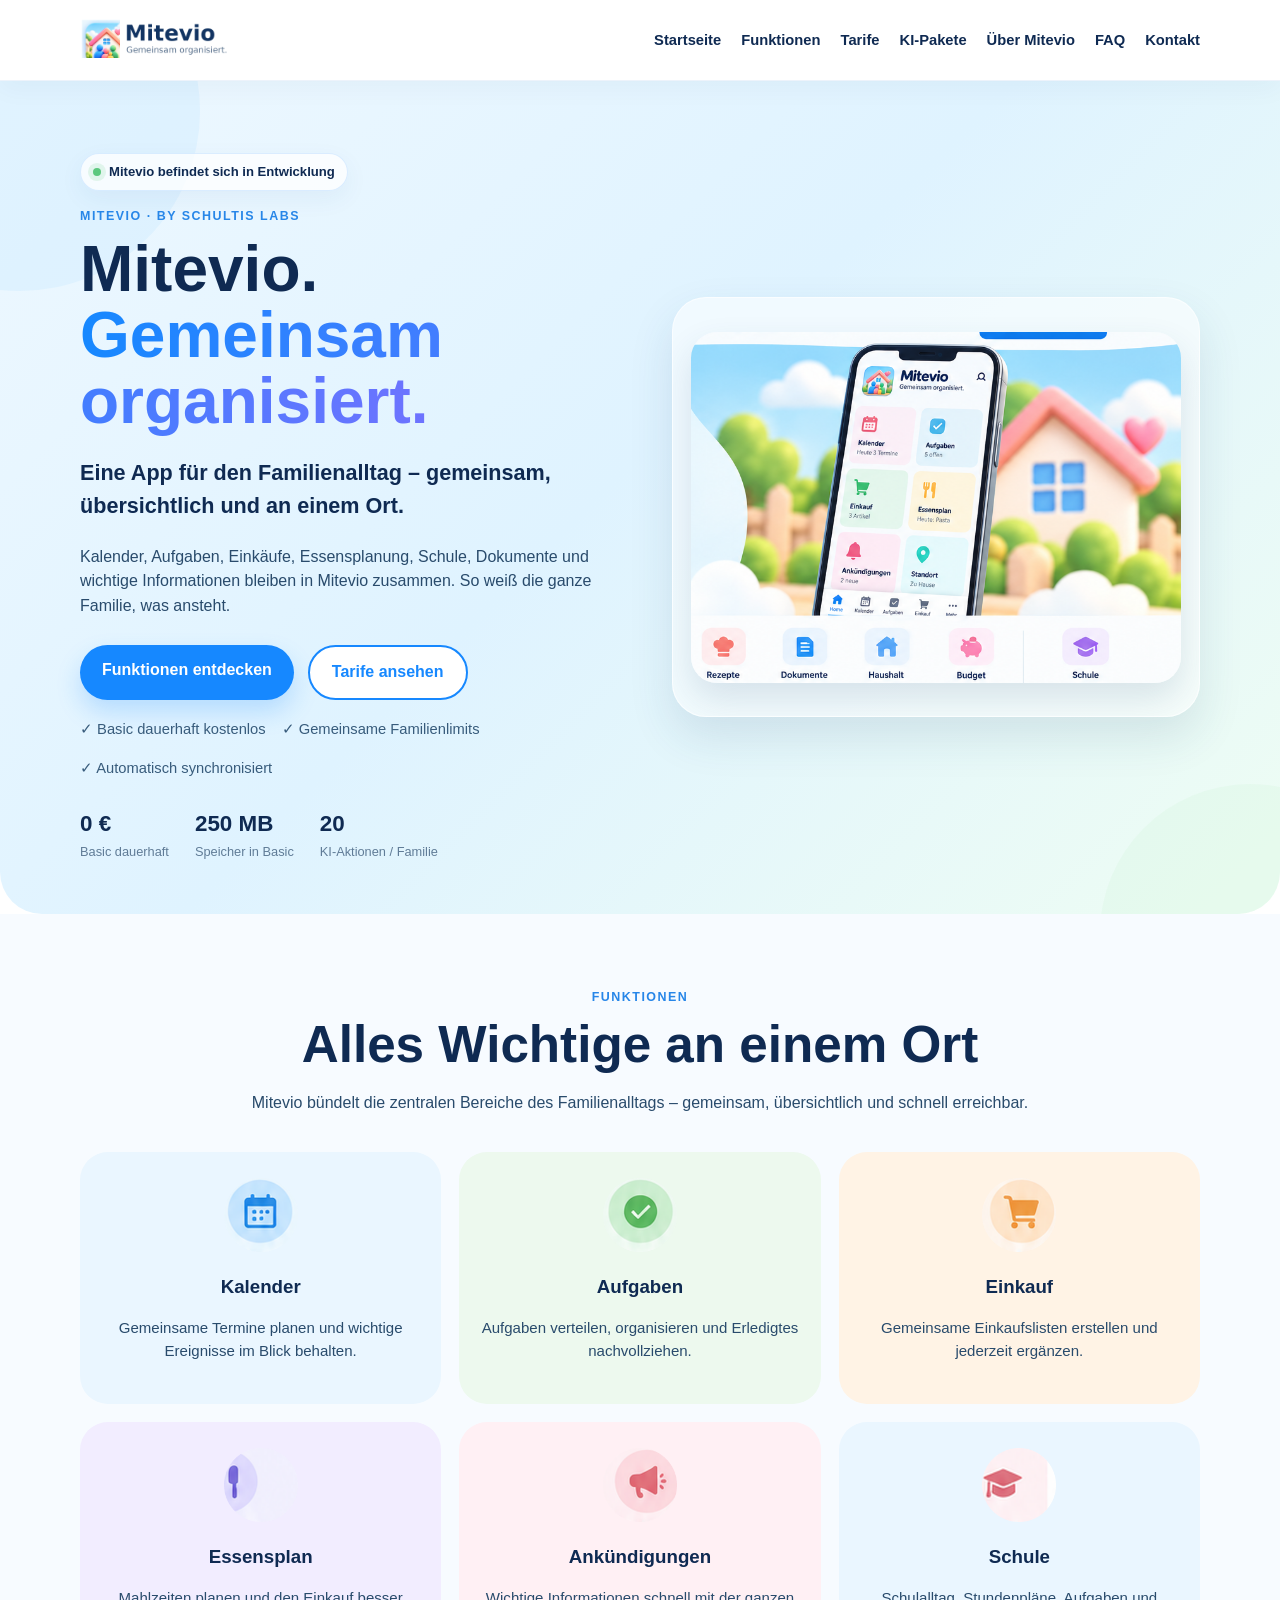
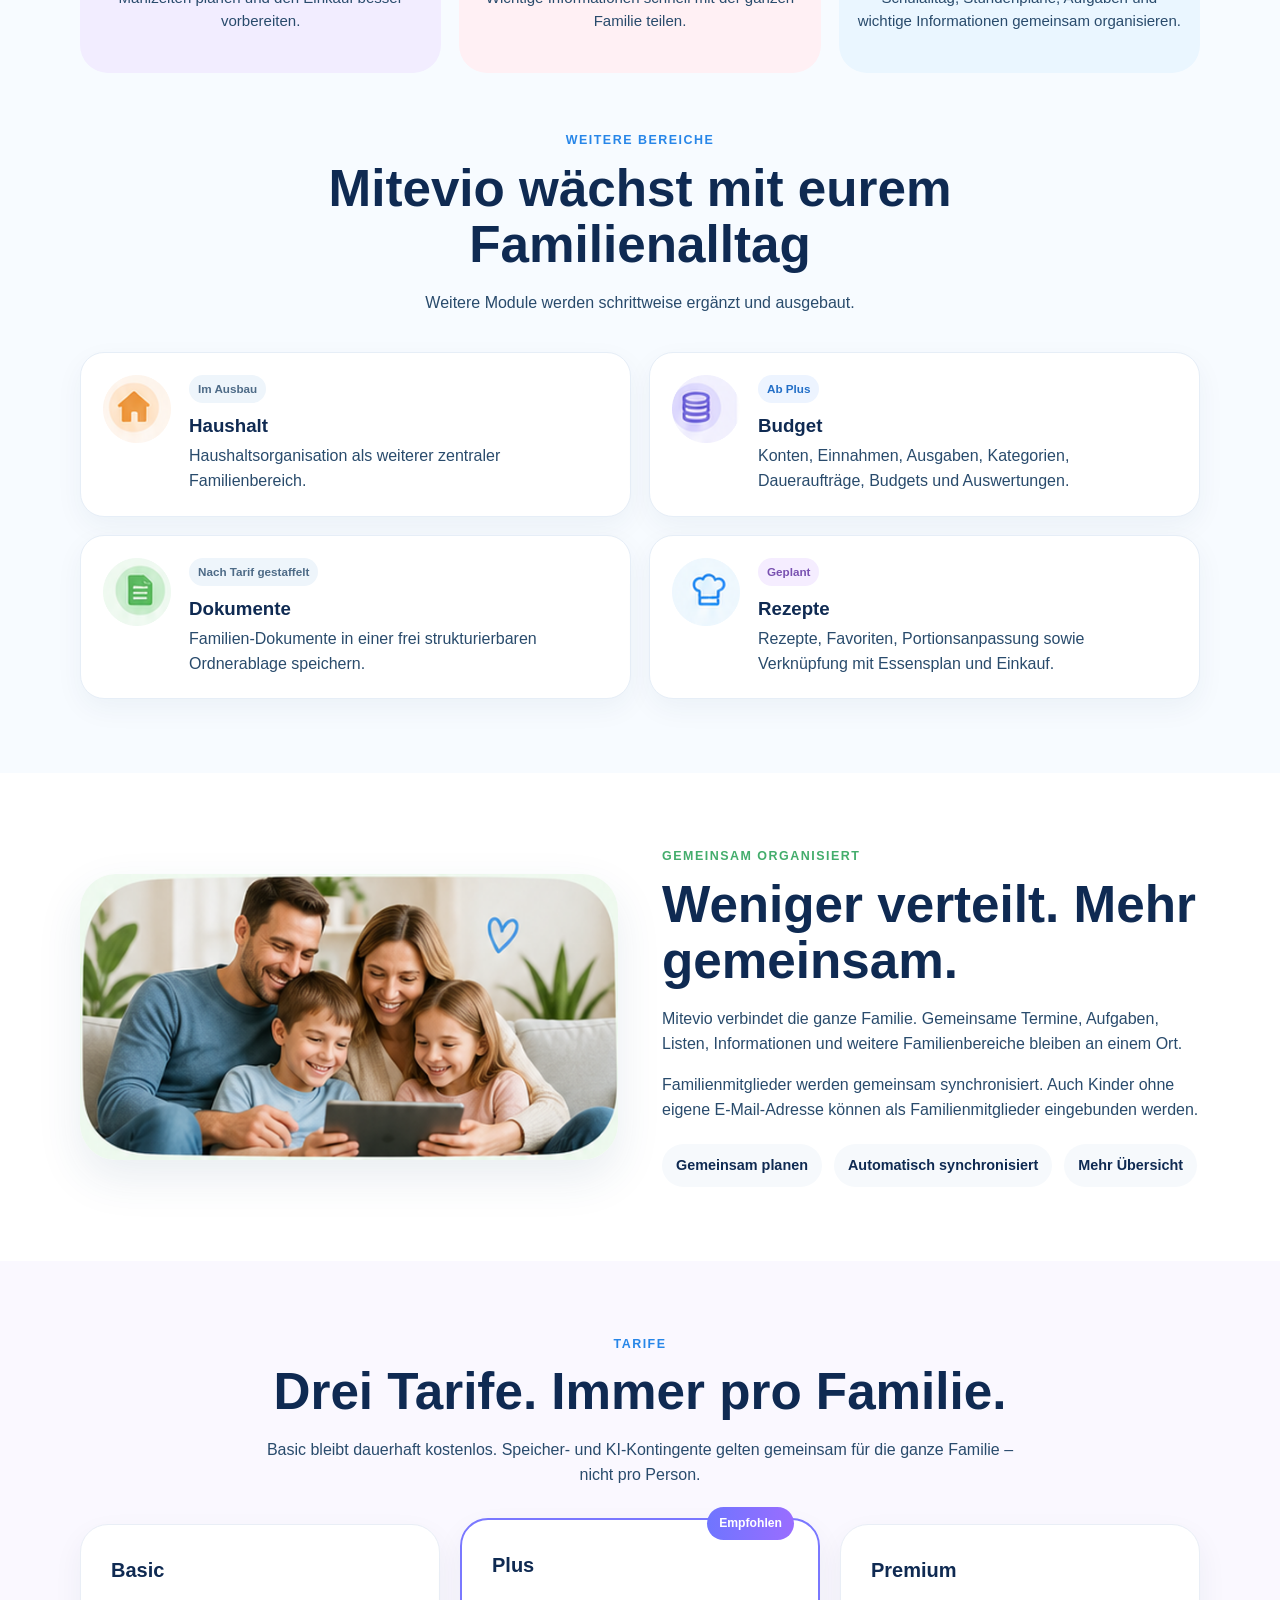
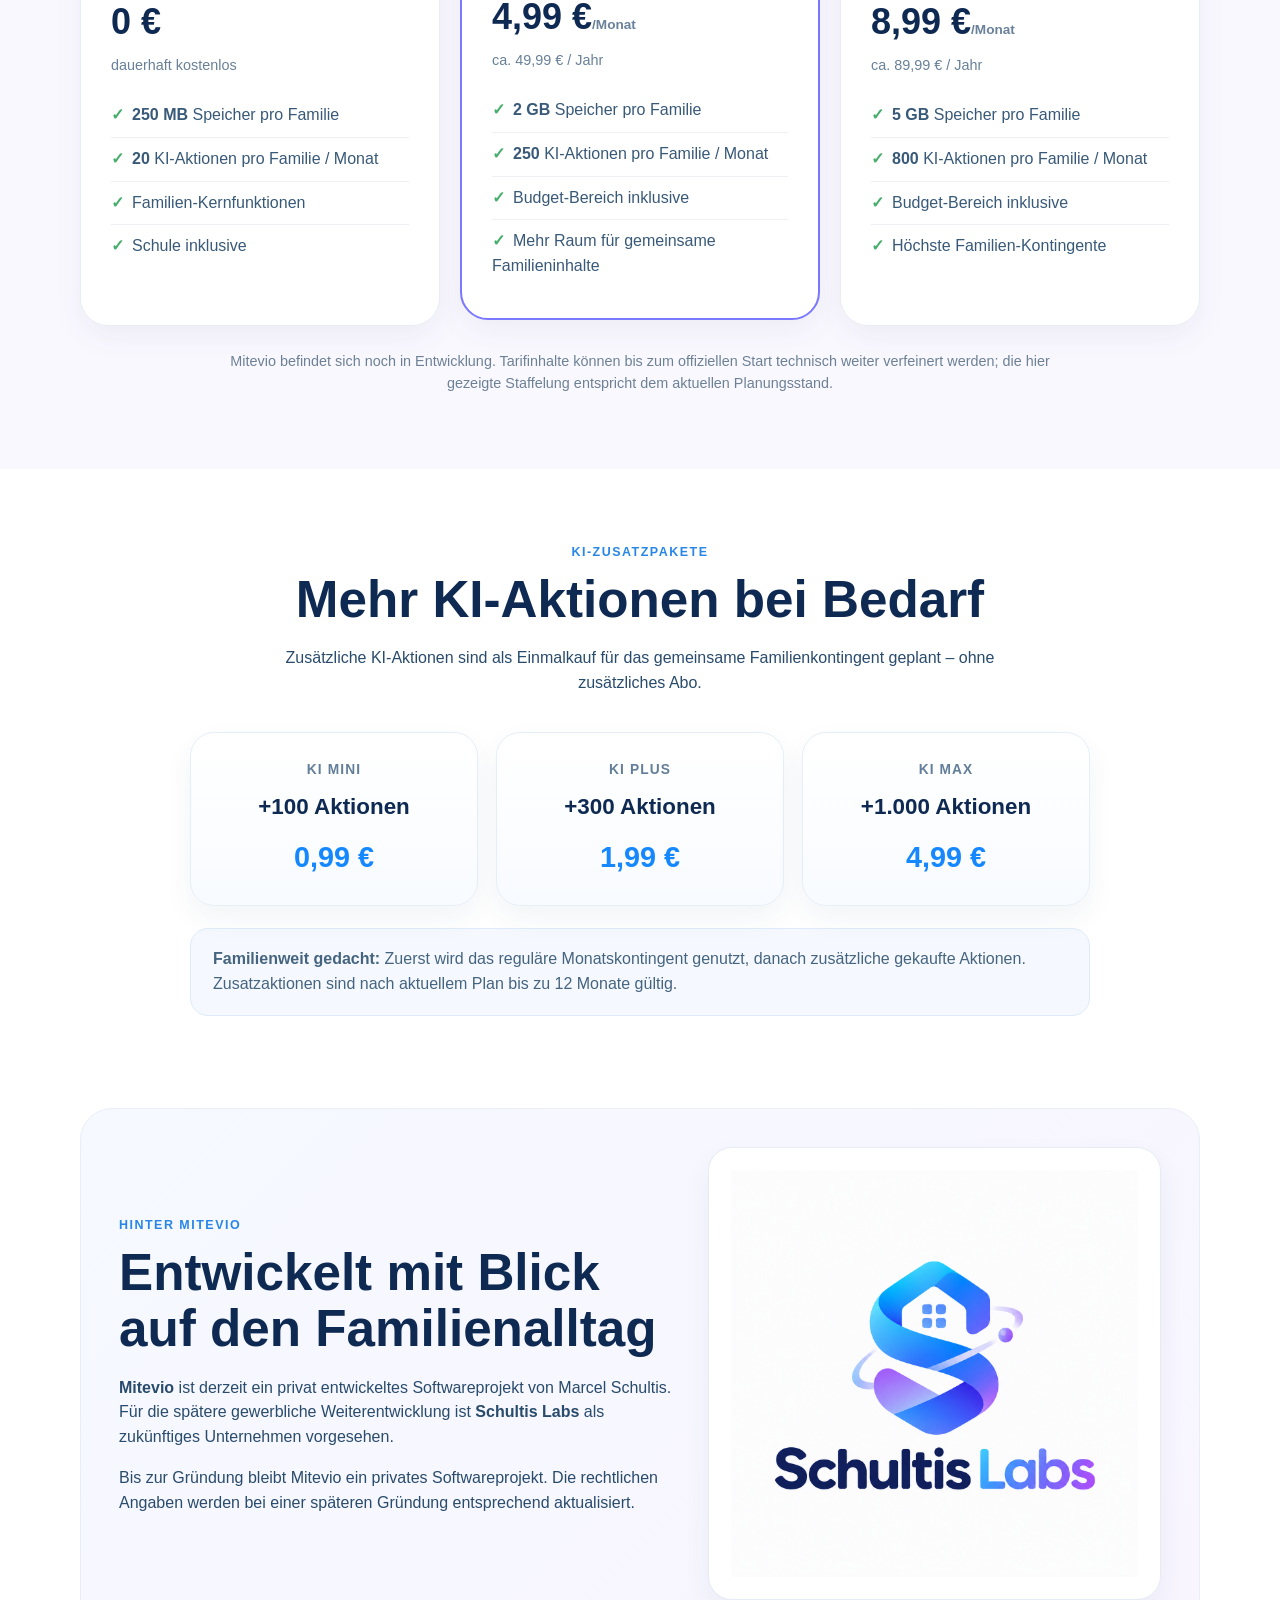
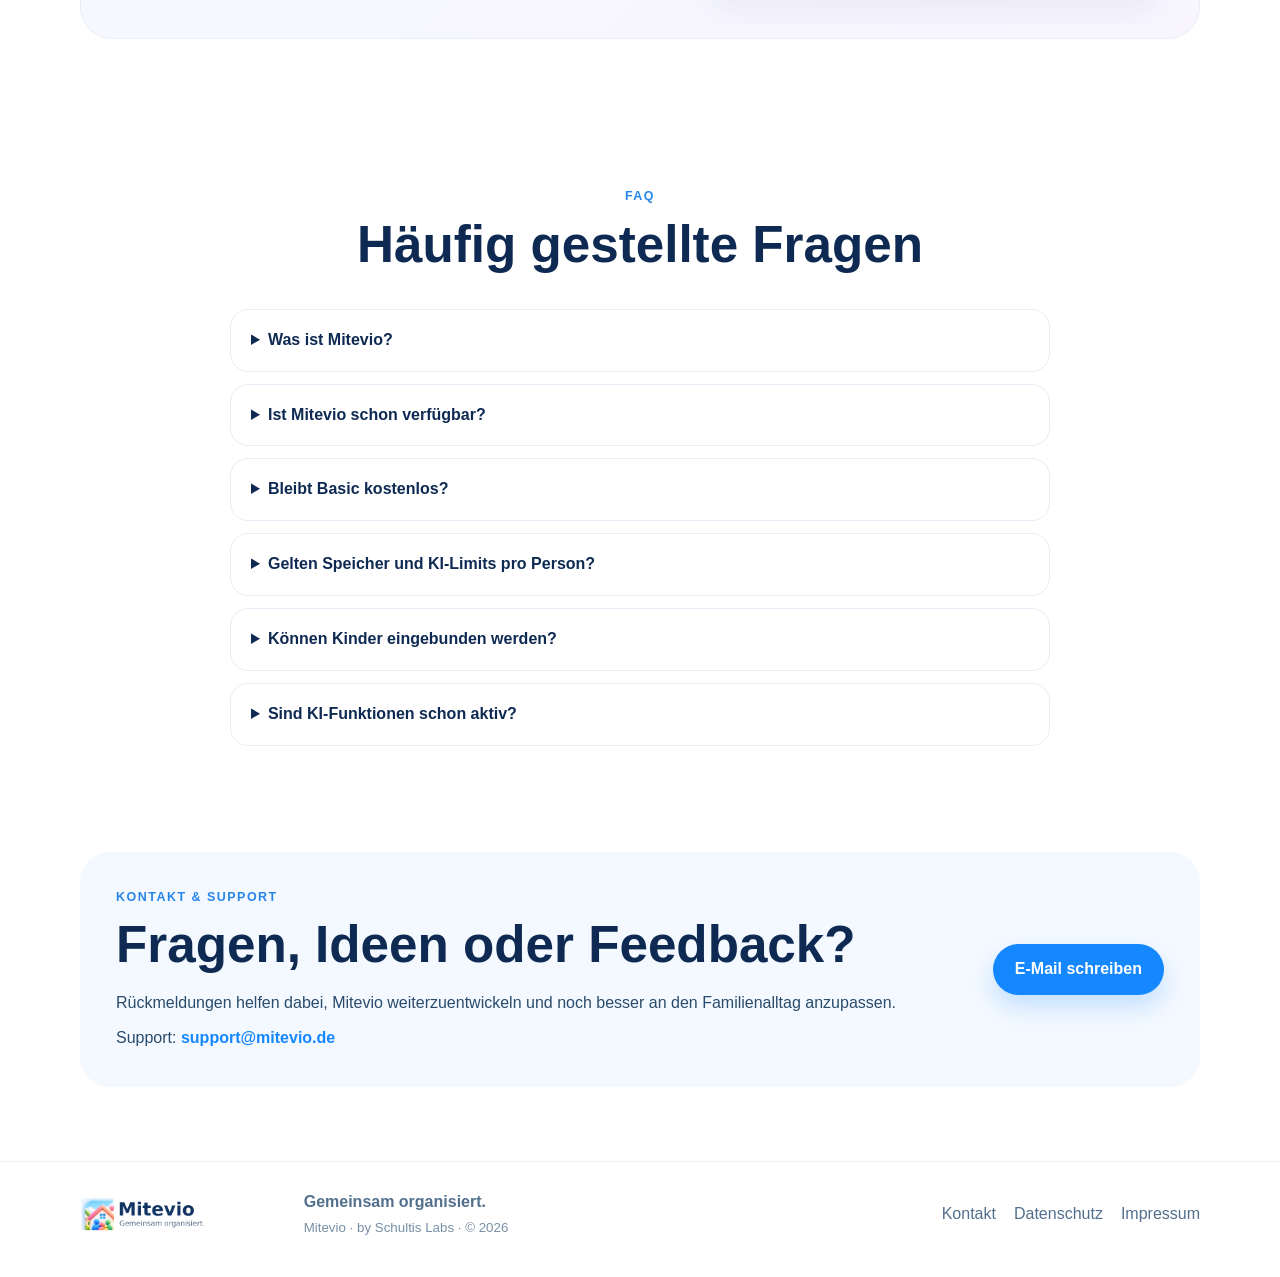
<file: index.html>
<!doctype html>
<html lang="de">
<head>
  <meta charset="utf-8">
  <meta name="viewport" content="width=device-width, initial-scale=1">
  <title>Mitevio – Gemeinsam organisiert.</title>
  <meta name="description" content="Mitevio bringt Kalender, Aufgaben, Einkauf, Essensplan, Schule, Dokumente und weitere Familienbereiche an einen Ort. Gemeinsam organisiert.">
  <meta name="theme-color" content="#1688ff">
  <meta property="og:title" content="Mitevio – Gemeinsam organisiert.">
  <meta property="og:description" content="Die Familien-App für gemeinsame Organisation: Termine, Aufgaben, Einkäufe, Essensplanung und mehr an einem Ort.">
  <meta property="og:type" content="website">
  <meta property="og:site_name" content="Mitevio">
  <meta property="og:url" content="https://mitevio.de/">
  <meta property="og:image" content="https://mitevio.de/hero_visual.png">
  <meta name="twitter:card" content="summary_large_image">
  <meta name="twitter:title" content="Mitevio – Gemeinsam organisiert.">
  <meta name="twitter:description" content="Die Familien-App für gemeinsame Organisation: Termine, Aufgaben, Einkäufe, Essensplanung und mehr an einem Ort.">
  <meta name="twitter:image" content="https://mitevio.de/hero_visual.png">
  <link rel="canonical" href="https://mitevio.de/">
  <link rel="stylesheet" href="styles.css">
  <link rel="icon" href="favicon.ico" sizes="any">
  <link rel="icon" type="image/png" href="mitevio_icon.png">
  <link rel="apple-touch-icon" href="mitevio_icon.png">
</head>
<body>
<header class="site-header">
  <div class="container nav-wrap">
    <a class="brand-image" href="#start" aria-label="Mitevio Startseite">
      <img src="mitevio_logo.png" alt="Mitevio – Gemeinsam organisiert.">
    </a>

    <input class="menu-toggle" type="checkbox" id="menu-toggle">
    <label class="menu-button" for="menu-toggle" aria-label="Menü öffnen">
      <span></span><span></span><span></span>
    </label>

    <nav>
      <a href="#start">Startseite</a>
      <a href="#funktionen">Funktionen</a>
      <a href="#tarife">Tarife</a>
      <a href="#ki">KI-Pakete</a>
      <a href="#ueber">Über Mitevio</a>
      <a href="#faq">FAQ</a>
      <a href="#kontakt">Kontakt</a>
    </nav>
  </div>
</header>

<main>
<section id="start" class="hero">
  <div class="container hero-grid">
    <div class="hero-copy">
      <div class="status-pill"><span></span> Mitevio befindet sich in Entwicklung</div>
      <div class="eyebrow">MITEVIO · BY SCHULTIS LABS</div>

      <h1>Mitevio.<br><span>Gemeinsam organisiert.</span></h1>
      <p class="lead">Eine App für den Familienalltag – gemeinsam, übersichtlich und an einem Ort.</p>
      <p>Kalender, Aufgaben, Einkäufe, Essensplanung, Schule, Dokumente und wichtige Informationen bleiben in Mitevio zusammen. So weiß die ganze Familie, was ansteht.</p>

      <div class="buttons">
        <a class="btn primary" href="#funktionen">Funktionen entdecken</a>
        <a class="btn ghost" href="#tarife">Tarife ansehen</a>
      </div>

      <div class="checks">
        <span>✓ Basic dauerhaft kostenlos</span>
        <span>✓ Gemeinsame Familienlimits</span>
        <span>✓ Automatisch synchronisiert</span>
      </div>

      <div class="hero-stats">
        <div><strong>0 €</strong><span>Basic dauerhaft</span></div>
        <div><strong>250 MB</strong><span>Speicher in Basic</span></div>
        <div><strong>20</strong><span>KI-Aktionen / Familie</span></div>
      </div>
    </div>

    <div class="hero-image-card">
      <img src="hero_visual.png" alt="Mitevio App-Vorschau">
    </div>
  </div>
</section>

<section id="funktionen" class="section soft-blue">
  <div class="container">
    <div class="section-head">
      <div class="eyebrow">FUNKTIONEN</div>
      <h2>Alles Wichtige an einem Ort</h2>
      <p>Mitevio bündelt die zentralen Bereiche des Familienalltags – gemeinsam, übersichtlich und schnell erreichbar.</p>
    </div>

    <div class="cards six">
      <article class="card c-blue"><img src="assets/icon_kalender.png" alt=""><h3>Kalender</h3><p>Gemeinsame Termine planen und wichtige Ereignisse im Blick behalten.</p></article>
      <article class="card c-green"><img src="assets/icon_aufgaben.png" alt=""><h3>Aufgaben</h3><p>Aufgaben verteilen, organisieren und Erledigtes nachvollziehen.</p></article>
      <article class="card c-orange"><img src="assets/icon_einkauf.png" alt=""><h3>Einkauf</h3><p>Gemeinsame Einkaufslisten erstellen und jederzeit ergänzen.</p></article>
      <article class="card c-violet"><img src="assets/icon_essensplan.png" alt=""><h3>Essensplan</h3><p>Mahlzeiten planen und den Einkauf besser vorbereiten.</p></article>
      <article class="card c-pink"><img src="assets/icon_ankuendigungen.png" alt=""><h3>Ankündigungen</h3><p>Wichtige Informationen schnell mit der ganzen Familie teilen.</p></article>
      <article class="card c-blue"><img src="assets/icon_schule.png" alt=""><h3>Schule</h3><p>Schulalltag, Stundenpläne, Aufgaben und wichtige Informationen gemeinsam organisieren.</p></article>
    </div>

    <div class="section-head compact">
      <div class="eyebrow">WEITERE BEREICHE</div>
      <h2>Mitevio wächst mit eurem Familienalltag</h2>
      <p>Weitere Module werden schrittweise ergänzt und ausgebaut.</p>
    </div>

    <div class="module-grid">
      <article class="module-card"><img src="assets/icon_haushalt.png" alt=""><div><span class="tag">Im Ausbau</span><h3>Haushalt</h3><p>Haushaltsorganisation als weiterer zentraler Familienbereich.</p></div></article>
      <article class="module-card"><img src="assets/icon_budget.png" alt=""><div><span class="tag plus">Ab Plus</span><h3>Budget</h3><p>Konten, Einnahmen, Ausgaben, Kategorien, Daueraufträge, Budgets und Auswertungen.</p></div></article>
      <article class="module-card"><img src="assets/icon_dokumente.png" alt=""><div><span class="tag">Nach Tarif gestaffelt</span><h3>Dokumente</h3><p>Familien-Dokumente in einer frei strukturierbaren Ordnerablage speichern.</p></div></article>
      <article class="module-card"><img src="assets/icon_rezepte.png" alt=""><div><span class="tag premium-tag">Geplant</span><h3>Rezepte</h3><p>Rezepte, Favoriten, Portionsanpassung sowie Verknüpfung mit Essensplan und Einkauf.</p></div></article>
    </div>
  </div>
</section>

<section id="ueber" class="section">
  <div class="container split family">
    <div class="photo-card"><img src="assets/bild_familie.png" alt="Familie organisiert gemeinsam ihren Alltag"></div>
    <div>
      <div class="eyebrow green">GEMEINSAM ORGANISIERT</div>
      <h2>Weniger verteilt. Mehr gemeinsam.</h2>
      <p>Mitevio verbindet die ganze Familie. Gemeinsame Termine, Aufgaben, Listen, Informationen und weitere Familienbereiche bleiben an einem Ort.</p>
      <p>Familienmitglieder werden gemeinsam synchronisiert. Auch Kinder ohne eigene E-Mail-Adresse können als Familienmitglieder eingebunden werden.</p>
      <div class="mini-pills">
        <span>Gemeinsam planen</span>
        <span>Automatisch synchronisiert</span>
        <span>Mehr Übersicht</span>
      </div>
    </div>
  </div>
</section>

<section id="tarife" class="section soft-lilac">
  <div class="container">
    <div class="section-head">
      <div class="eyebrow">TARIFE</div>
      <h2>Drei Tarife. Immer pro Familie.</h2>
      <p>Basic bleibt dauerhaft kostenlos. Speicher- und KI-Kontingente gelten gemeinsam für die ganze Familie – nicht pro Person.</p>
    </div>

    <div class="pricing">
      <article class="price-card">
        <div class="plan">Basic</div>
        <div class="price">0 €</div>
        <p class="price-sub">dauerhaft kostenlos</p>
        <ul class="plan-list">
          <li><strong>250 MB</strong> Speicher pro Familie</li>
          <li><strong>20</strong> KI-Aktionen pro Familie / Monat</li>
          <li>Familien-Kernfunktionen</li>
          <li>Schule inklusive</li>
        </ul>
      </article>

      <article class="price-card featured">
        <div class="popular-badge">Empfohlen</div>
        <div class="plan">Plus</div>
        <div class="price">4,99 €<small>/Monat</small></div>
        <p class="price-sub">ca. 49,99 € / Jahr</p>
        <ul class="plan-list">
          <li><strong>2 GB</strong> Speicher pro Familie</li>
          <li><strong>250</strong> KI-Aktionen pro Familie / Monat</li>
          <li>Budget-Bereich inklusive</li>
          <li>Mehr Raum für gemeinsame Familieninhalte</li>
        </ul>
      </article>

      <article class="price-card">
        <div class="plan">Premium</div>
        <div class="price">8,99 €<small>/Monat</small></div>
        <p class="price-sub">ca. 89,99 € / Jahr</p>
        <ul class="plan-list">
          <li><strong>5 GB</strong> Speicher pro Familie</li>
          <li><strong>800</strong> KI-Aktionen pro Familie / Monat</li>
          <li>Budget-Bereich inklusive</li>
          <li>Höchste Familien-Kontingente</li>
        </ul>
      </article>
    </div>

    <p class="pricing-note">Mitevio befindet sich noch in Entwicklung. Tarifinhalte können bis zum offiziellen Start technisch weiter verfeinert werden; die hier gezeigte Staffelung entspricht dem aktuellen Planungsstand.</p>
  </div>
</section>

<section id="ki" class="section">
  <div class="container">
    <div class="section-head">
      <div class="eyebrow">KI-ZUSATZPAKETE</div>
      <h2>Mehr KI-Aktionen bei Bedarf</h2>
      <p>Zusätzliche KI-Aktionen sind als Einmalkauf für das gemeinsame Familienkontingent geplant – ohne zusätzliches Abo.</p>
    </div>
    <div class="addon-grid">
      <article class="addon-card"><span>KI Mini</span><strong>+100 Aktionen</strong><b>0,99 €</b></article>
      <article class="addon-card"><span>KI Plus</span><strong>+300 Aktionen</strong><b>1,99 €</b></article>
      <article class="addon-card"><span>KI Max</span><strong>+1.000 Aktionen</strong><b>4,99 €</b></article>
    </div>
    <div class="info-box"><strong>Familienweit gedacht:</strong> Zuerst wird das reguläre Monatskontingent genutzt, danach zusätzliche gekaufte Aktionen. Zusatzaktionen sind nach aktuellem Plan bis zu 12 Monate gültig.</div>
  </div>
</section>

<section class="section labs">
  <div class="container labs-box">
    <div class="labs-copy">
      <div class="eyebrow">HINTER MITEVIO</div>
      <h2>Entwickelt mit Blick auf den Familienalltag</h2>
      <p><strong>Mitevio</strong> ist derzeit ein privat entwickeltes Softwareprojekt von Marcel Schultis. Für die spätere gewerbliche Weiterentwicklung ist <strong>Schultis Labs</strong> als zukünftiges Unternehmen vorgesehen.</p>
      <p>Bis zur Gründung bleibt Mitevio ein privates Softwareprojekt. Die rechtlichen Angaben werden bei einer späteren Gründung entsprechend aktualisiert.</p>
    </div>

    <div class="labs-logo-wrap">
      <img src="schultis_labs_logo.png" alt="Schultis Labs Logo">
    </div>
  </div>
</section>

<section id="faq" class="section">
  <div class="container narrow">
    <div class="section-head"><div class="eyebrow">FAQ</div><h2>Häufig gestellte Fragen</h2></div>
    <details><summary>Was ist Mitevio?</summary><p>Mitevio ist eine App zur gemeinsamen Organisation des Familienalltags mit Kalender, Aufgaben, Einkauf, Essensplan, Ankündigungen, Familienverwaltung und weiteren Bereichen.</p></details>
    <details><summary>Ist Mitevio schon verfügbar?</summary><p>Mitevio befindet sich aktuell noch in der Entwicklung und wird Schritt für Schritt fertiggestellt und getestet.</p></details>
    <details><summary>Bleibt Basic kostenlos?</summary><p>Ja. Basic ist mit 0 € dauerhaft kostenlos geplant.</p></details>
    <details><summary>Gelten Speicher und KI-Limits pro Person?</summary><p>Nein. Die Kontingente gelten gemeinsam pro Familie beziehungsweise Haushalt.</p></details>
    <details><summary>Können Kinder eingebunden werden?</summary><p>Ja. Kinder können auch ohne eigene E-Mail-Adresse als Familienmitglieder eingebunden werden.</p></details>
    <details><summary>Sind KI-Funktionen schon aktiv?</summary><p>Family AI und KI-Rezepte sind vorgesehen und werden später freigeschaltet.</p></details>
  </div>
</section>

<section id="kontakt" class="section contact">
  <div class="container contact-box">
    <div>
      <div class="eyebrow">KONTAKT & SUPPORT</div>
      <h2>Fragen, Ideen oder Feedback?</h2>
      <p>Rückmeldungen helfen dabei, Mitevio weiterzuentwickeln und noch besser an den Familienalltag anzupassen.</p>
      <p class="support-mail">Support: <a href="mailto:support@mitevio.de">support@mitevio.de</a></p>
    </div>
    <a class="btn primary" href="mailto:support@mitevio.de">E-Mail schreiben</a>
  </div>
</section>
</main>

<footer>
  <div class="container footer-grid">
    <a class="footer-brand-image" href="#start">
      <img src="mitevio_logo.png" alt="Mitevio – Gemeinsam organisiert.">
    </a>
    <div>
      <strong>Gemeinsam organisiert.</strong><br>
      <small>Mitevio · by Schultis Labs · © 2026</small>
    </div>
    <div class="footer-links">
      <a href="#kontakt">Kontakt</a>
      <a href="datenschutz.html">Datenschutz</a>
      <a href="impressum.html">Impressum</a>
    </div>
  </div>
</footer>
</body>
</html>
</file>
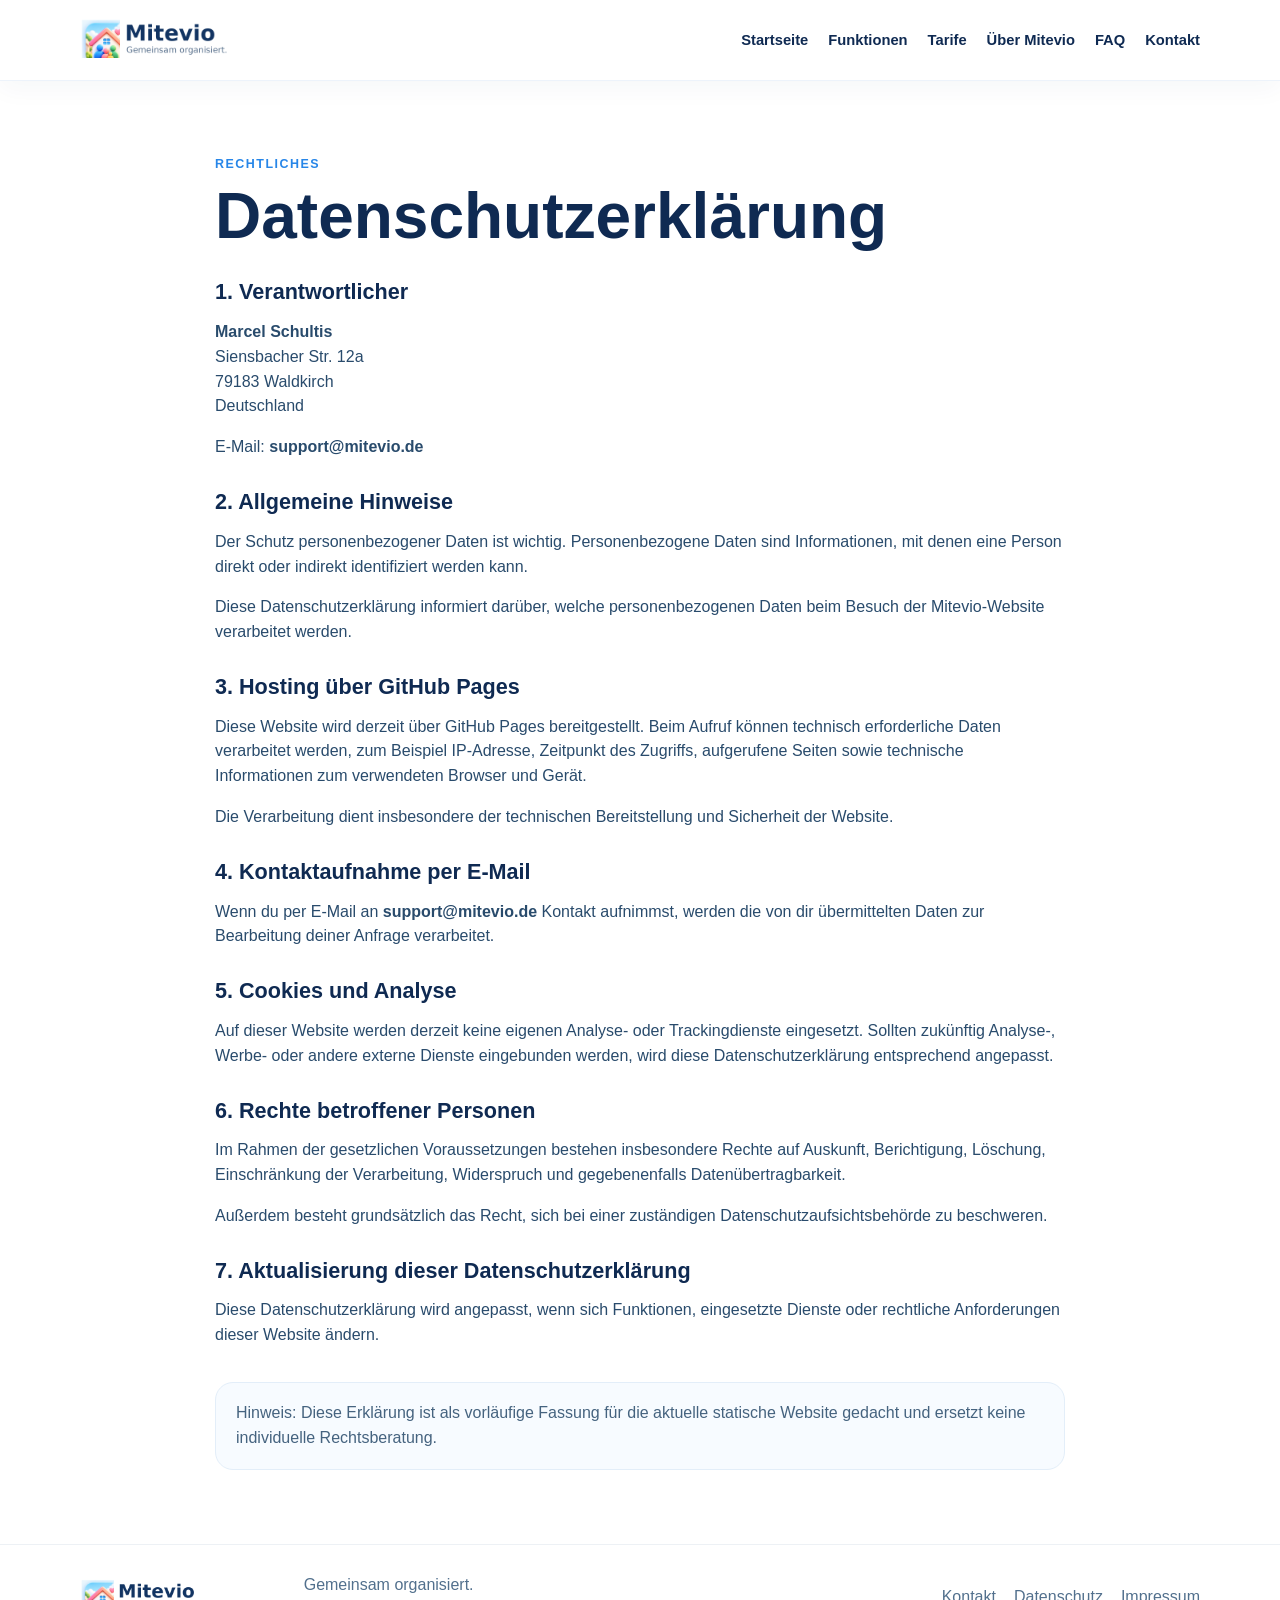
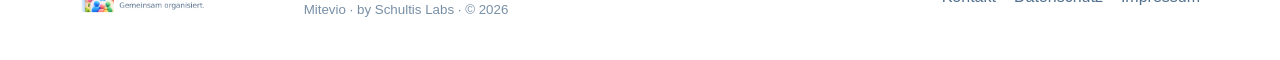
<file: datenschutz.html>
<!doctype html>
<html lang="de">
<head>
  <meta charset="utf-8">
  <meta name="viewport" content="width=device-width, initial-scale=1">
  <title>Datenschutz – Mitevio</title>
  <meta name="description" content="Datenschutzerklärung der Mitevio-Website.">
  <link rel="canonical" href="https://mitevio.de/datenschutz.html">
  <link rel="stylesheet" href="styles.css">
  <link rel="icon" href="favicon.ico" sizes="any">
  <link rel="icon" type="image/png" href="mitevio_icon.png">
</head>
<body>
<header class="site-header">
  <div class="container nav-wrap">
    <a class="brand-image" href="index.html"><img src="mitevio_logo.png" alt="Mitevio – Gemeinsam organisiert."></a>
    <nav>
      <a href="index.html#start">Startseite</a>
      <a href="index.html#funktionen">Funktionen</a>
      <a href="index.html#tarife">Tarife</a>
      <a href="index.html#ueber">Über Mitevio</a>
      <a href="index.html#faq">FAQ</a>
      <a href="index.html#kontakt">Kontakt</a>
    </nav>
  </div>
</header>
<main>
<section class="section">
  <div class="container narrow legal">
    <div class="eyebrow">RECHTLICHES</div>
    <h1 class="legal-title">Datenschutzerklärung</h1>

    <h2>1. Verantwortlicher</h2>
    <p><strong>Marcel Schultis</strong><br>Siensbacher Str. 12a<br>79183 Waldkirch<br>Deutschland</p>
    <p>E-Mail: <a href="mailto:support@mitevio.de"><strong>support@mitevio.de</strong></a></p>

    <h2>2. Allgemeine Hinweise</h2>
    <p>Der Schutz personenbezogener Daten ist wichtig. Personenbezogene Daten sind Informationen, mit denen eine Person direkt oder indirekt identifiziert werden kann.</p>
    <p>Diese Datenschutzerklärung informiert darüber, welche personenbezogenen Daten beim Besuch der Mitevio-Website verarbeitet werden.</p>

    <h2>3. Hosting über GitHub Pages</h2>
    <p>Diese Website wird derzeit über GitHub Pages bereitgestellt. Beim Aufruf können technisch erforderliche Daten verarbeitet werden, zum Beispiel IP-Adresse, Zeitpunkt des Zugriffs, aufgerufene Seiten sowie technische Informationen zum verwendeten Browser und Gerät.</p>
    <p>Die Verarbeitung dient insbesondere der technischen Bereitstellung und Sicherheit der Website.</p>

    <h2>4. Kontaktaufnahme per E-Mail</h2>
    <p>Wenn du per E-Mail an <strong>support@mitevio.de</strong> Kontakt aufnimmst, werden die von dir übermittelten Daten zur Bearbeitung deiner Anfrage verarbeitet.</p>

    <h2>5. Cookies und Analyse</h2>
    <p>Auf dieser Website werden derzeit keine eigenen Analyse- oder Trackingdienste eingesetzt. Sollten zukünftig Analyse-, Werbe- oder andere externe Dienste eingebunden werden, wird diese Datenschutzerklärung entsprechend angepasst.</p>

    <h2>6. Rechte betroffener Personen</h2>
    <p>Im Rahmen der gesetzlichen Voraussetzungen bestehen insbesondere Rechte auf Auskunft, Berichtigung, Löschung, Einschränkung der Verarbeitung, Widerspruch und gegebenenfalls Datenübertragbarkeit.</p>
    <p>Außerdem besteht grundsätzlich das Recht, sich bei einer zuständigen Datenschutzaufsichtsbehörde zu beschweren.</p>

    <h2>7. Aktualisierung dieser Datenschutzerklärung</h2>
    <p>Diese Datenschutzerklärung wird angepasst, wenn sich Funktionen, eingesetzte Dienste oder rechtliche Anforderungen dieser Website ändern.</p>

    <div class="legal-note">Hinweis: Diese Erklärung ist als vorläufige Fassung für die aktuelle statische Website gedacht und ersetzt keine individuelle Rechtsberatung.</div>
  </div>
</section>
</main>
<footer>
  <div class="container footer-grid">
    <a class="footer-brand-image" href="index.html"><img src="mitevio_logo.png" alt="Mitevio – Gemeinsam organisiert."></a>
    <div>Gemeinsam organisiert.<br><small>Mitevio · by Schultis Labs · © 2026</small></div>
    <div class="footer-links"><a href="index.html#kontakt">Kontakt</a><a href="datenschutz.html">Datenschutz</a><a href="impressum.html">Impressum</a></div>
  </div>
</footer>
</body>
</html>
</file>
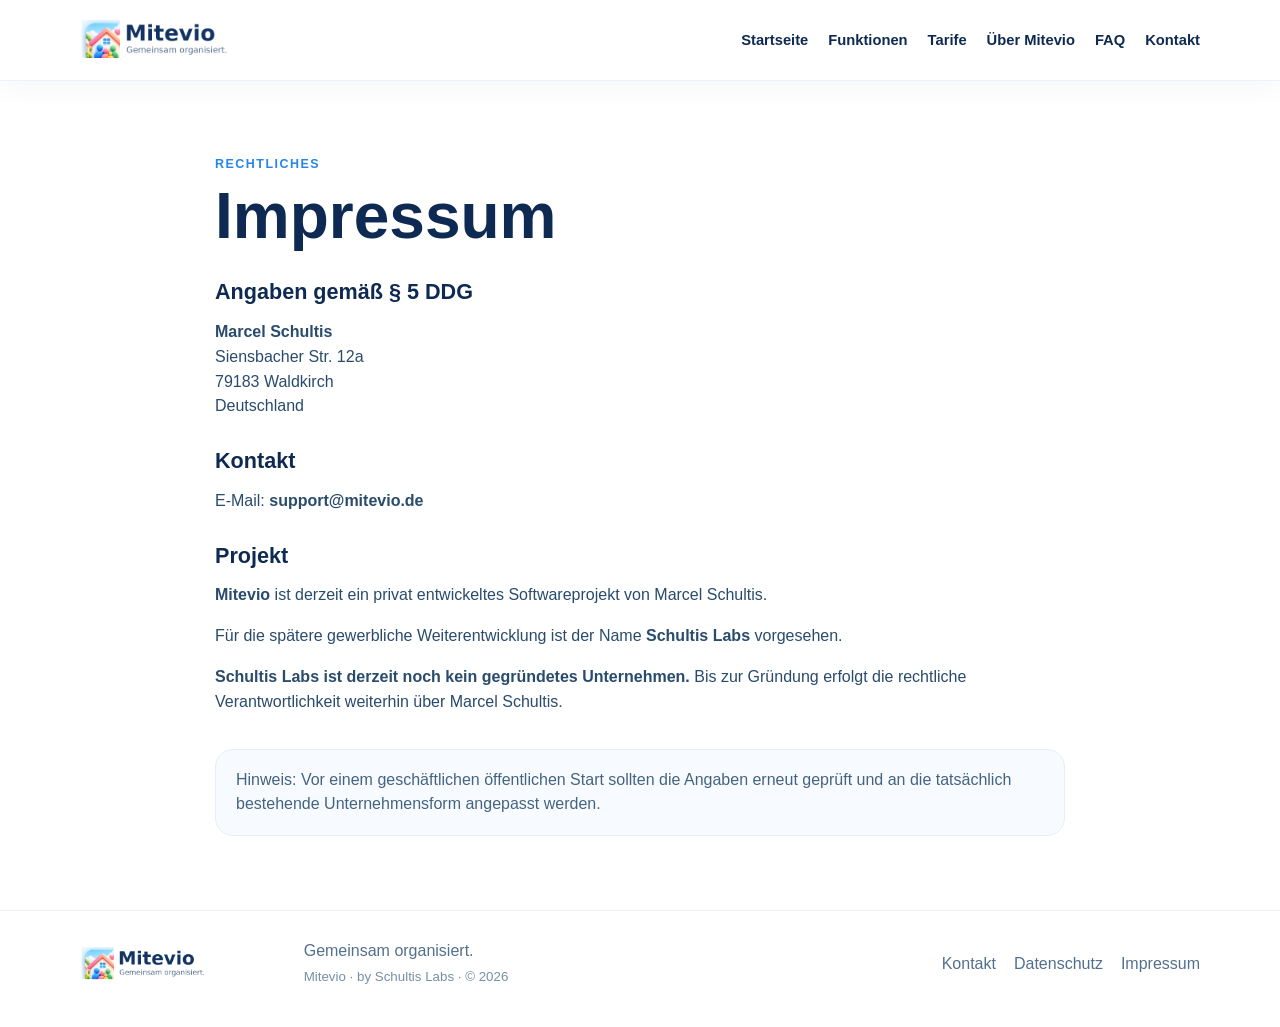
<file: impressum.html>
<!doctype html>
<html lang="de">
<head>
  <meta charset="utf-8">
  <meta name="viewport" content="width=device-width, initial-scale=1">
  <title>Impressum – Mitevio</title>
  <meta name="description" content="Impressum der Mitevio-Website.">
  <link rel="canonical" href="https://mitevio.de/impressum.html">
  <link rel="stylesheet" href="styles.css">
  <link rel="icon" href="favicon.ico" sizes="any">
  <link rel="icon" type="image/png" href="mitevio_icon.png">
</head>
<body>
<header class="site-header">
  <div class="container nav-wrap">
    <a class="brand-image" href="index.html"><img src="mitevio_logo.png" alt="Mitevio – Gemeinsam organisiert."></a>
    <nav>
      <a href="index.html#start">Startseite</a>
      <a href="index.html#funktionen">Funktionen</a>
      <a href="index.html#tarife">Tarife</a>
      <a href="index.html#ueber">Über Mitevio</a>
      <a href="index.html#faq">FAQ</a>
      <a href="index.html#kontakt">Kontakt</a>
    </nav>
  </div>
</header>
<main>
<section class="section">
  <div class="container narrow legal">
    <div class="eyebrow">RECHTLICHES</div>
    <h1 class="legal-title">Impressum</h1>

    <h2>Angaben gemäß § 5 DDG</h2>
    <p><strong>Marcel Schultis</strong><br>Siensbacher Str. 12a<br>79183 Waldkirch<br>Deutschland</p>

    <h2>Kontakt</h2>
    <p>E-Mail: <a href="mailto:support@mitevio.de"><strong>support@mitevio.de</strong></a></p>

    <h2>Projekt</h2>
    <p><strong>Mitevio</strong> ist derzeit ein privat entwickeltes Softwareprojekt von Marcel Schultis.</p>
    <p>Für die spätere gewerbliche Weiterentwicklung ist der Name <strong>Schultis Labs</strong> vorgesehen.</p>
    <p><strong>Schultis Labs ist derzeit noch kein gegründetes Unternehmen.</strong> Bis zur Gründung erfolgt die rechtliche Verantwortlichkeit weiterhin über Marcel Schultis.</p>

    <div class="legal-note">Hinweis: Vor einem geschäftlichen öffentlichen Start sollten die Angaben erneut geprüft und an die tatsächlich bestehende Unternehmensform angepasst werden.</div>
  </div>
</section>
</main>
<footer>
  <div class="container footer-grid">
    <a class="footer-brand-image" href="index.html"><img src="mitevio_logo.png" alt="Mitevio – Gemeinsam organisiert."></a>
    <div>Gemeinsam organisiert.<br><small>Mitevio · by Schultis Labs · © 2026</small></div>
    <div class="footer-links"><a href="index.html#kontakt">Kontakt</a><a href="datenschutz.html">Datenschutz</a><a href="impressum.html">Impressum</a></div>
  </div>
</footer>
</body>
</html>
</file>
<file: styles.css>
*{box-sizing:border-box}
:root{
  --blue:#1688ff;
  --blue-dark:#0e6ed2;
  --navy:#0f2a52;
  --text:#294b6c;
  --green:#43ad6c;
  --line:#e6eef7;
  --soft-blue:#f7fbff;
  --soft-lilac:#faf8ff;
  --shadow:0 18px 45px rgba(35,76,120,.10);
}
html{scroll-behavior:smooth}
body{
  margin:0;
  font-family:Inter,Arial,sans-serif;
  color:var(--navy);
  background:#fff;
  line-height:1.55;
  overflow-x:hidden;
}
a{text-decoration:none;color:inherit}
img{max-width:100%}
.container{width:min(1120px,92%);margin:auto}
.site-header{
  position:sticky;top:0;z-index:30;
  background:rgba(255,255,255,.94);
  backdrop-filter:blur(12px);
  border-bottom:1px solid #edf3fb;
  box-shadow:0 8px 24px rgba(26,63,102,.04);
}
.nav-wrap{display:flex;align-items:center;justify-content:space-between;padding:14px 0;gap:18px}
.brand-image img{display:block;height:52px;width:auto;max-width:340px}
.footer-brand-image img{display:block;height:44px;width:auto;max-width:280px}
.site-header nav{display:flex;gap:20px;font-size:.92rem}
.site-header nav a{position:relative;font-weight:700}
.site-header nav a:after{
  content:"";position:absolute;left:0;right:0;bottom:-7px;height:2px;
  background:var(--blue);transform:scaleX(0);transition:.22s
}
.site-header nav a:hover{color:var(--blue)}
.site-header nav a:hover:after{transform:scaleX(1)}
.menu-toggle,.menu-button{display:none}

.hero{
  position:relative;overflow:hidden;
  background:linear-gradient(135deg,#eef8ff 0%,#dff3ff 48%,#eefdf3 100%);
  padding:72px 0 52px;border-radius:0 0 42px 42px
}
.hero:before,.hero:after{content:"";position:absolute;border-radius:50%;opacity:.45}
.hero:before{width:360px;height:360px;background:#cfeaff;left:-160px;top:-150px}
.hero:after{width:300px;height:300px;background:#dcf6e5;right:-120px;bottom:-170px}
.hero-grid{
  position:relative;z-index:1;
  display:grid;grid-template-columns:1.02fr .98fr;gap:42px;align-items:center
}
.eyebrow{
  font-size:.78rem;letter-spacing:.12em;font-weight:800;
  color:#2786e8;margin-bottom:10px
}
.eyebrow.green{color:var(--green)}
h1{font-size:clamp(2.4rem,5vw,4.8rem);line-height:1.03;margin:.1em 0 .28em}
h1 span{
  background:linear-gradient(90deg,#1688ff,#6e73ff);
  -webkit-background-clip:text;background-clip:text;color:transparent
}
h2{font-size:clamp(2rem,4vw,3.2rem);line-height:1.1;margin:.1em 0 .35em}
h3{margin:12px 0 7px}
p{color:var(--text)}
.lead{font-size:1.35rem;font-weight:700;color:var(--navy)}
.status-pill{
  display:inline-flex;align-items:center;gap:8px;
  background:rgba(255,255,255,.76);border:1px solid rgba(22,136,255,.14);
  padding:8px 12px;border-radius:999px;font-size:.82rem;font-weight:750;
  margin-bottom:16px;box-shadow:0 8px 24px rgba(41,93,145,.06)
}
.status-pill span{
  width:8px;height:8px;background:#5cc87e;border-radius:50%;
  box-shadow:0 0 0 5px rgba(92,200,126,.15)
}
.buttons{display:flex;gap:14px;flex-wrap:wrap;margin:26px 0 18px}
.btn{
  padding:13px 22px;border-radius:999px;font-weight:800;display:inline-block;
  transition:transform .2s,box-shadow .2s,background .2s
}
.btn:hover{transform:translateY(-2px)}
.btn.primary{background:var(--blue);color:white;box-shadow:0 12px 24px rgba(22,136,255,.22)}
.btn.primary:hover{background:var(--blue-dark)}
.btn.ghost{border:2px solid var(--blue);color:var(--blue);background:#fff}
.checks{display:flex;gap:16px;flex-wrap:wrap;font-size:.92rem;color:#385c7c}
.hero-stats{display:flex;gap:26px;margin-top:28px;flex-wrap:wrap}
.hero-stats div{display:flex;flex-direction:column}
.hero-stats strong{font-size:1.4rem;color:var(--navy)}
.hero-stats span{font-size:.8rem;color:#607c97}
.hero-image-card{
  background:rgba(255,255,255,.55);
  border:1px solid rgba(255,255,255,.6);
  border-radius:34px;
  padding:18px;
  box-shadow:0 20px 45px rgba(29,73,117,.12)
}
.hero-image-card{
  display:flex;
  align-items:center;
  justify-content:center;
  overflow:hidden;
}
.hero-image-card img{
  display:block;
  width:100%;
  height:auto;
  object-fit:contain;
  border-radius:26px;
  box-shadow:0 16px 34px rgba(34,77,120,.14)
}

.section{padding:74px 0}
.soft-blue{background:var(--soft-blue)}
.soft-lilac{background:var(--soft-lilac)}
.section-head{text-align:center;max-width:780px;margin:0 auto 36px}
.section-head.compact{margin-top:58px}
.cards{display:grid;gap:18px}
.cards.five{grid-template-columns:repeat(5,1fr)}
.cards.six{grid-template-columns:repeat(3,1fr)}
.card{
  padding:26px 18px;border-radius:28px;text-align:center;min-height:250px;
  transition:transform .22s ease,box-shadow .22s ease
}
.card:hover{transform:translateY(-5px);box-shadow:var(--shadow)}
.card img{width:74px;height:74px;object-fit:contain}
.card p{font-size:.94rem}
.c-blue{background:#eaf6ff}
.c-green{background:#edf9ee}
.c-orange{background:#fff3e5}
.c-violet{background:#f2edff}
.c-pink{background:#fff0f4}

.module-grid{display:grid;grid-template-columns:repeat(2,1fr);gap:18px}
.module-card{
  display:flex;gap:18px;align-items:flex-start;background:#fff;
  border:1px solid var(--line);border-radius:24px;padding:22px;
  box-shadow:0 10px 28px rgba(28,57,90,.05);
  transition:transform .22s,box-shadow .22s
}
.module-card:hover{transform:translateY(-4px);box-shadow:var(--shadow)}
.module-card img{width:68px;height:68px;object-fit:contain;flex:0 0 auto}
.module-card h3{margin:8px 0 4px}
.module-card p{margin:0}
.tag{
  display:inline-block;background:#eef5fb;color:#4e6b87;
  padding:5px 9px;border-radius:999px;font-size:.73rem;font-weight:800
}
.tag.free{background:#e8f8ee;color:#2b8b50}
.tag.plus{background:#edf4ff;color:#236fc7}
.tag.premium-tag{background:#f5edff;color:#7951b1}

.split{display:grid;grid-template-columns:1fr 1fr;gap:44px;align-items:center}
.photo-card img{width:100%;border-radius:36px;display:block;box-shadow:var(--shadow)}
.mini-pills{display:flex;gap:12px;flex-wrap:wrap;margin-top:22px}
.mini-pills span{
  background:#f6f9fc;border-radius:999px;padding:10px 14px;
  font-weight:700;font-size:.9rem
}

.pricing{display:grid;grid-template-columns:repeat(3,1fr);gap:20px;align-items:stretch}
.price-card{
  position:relative;background:white;border:1px solid #e9eef6;
  border-radius:28px;padding:30px;box-shadow:0 12px 30px rgba(28,57,90,.06);
  transition:transform .22s ease,box-shadow .22s ease
}
.price-card:hover{transform:translateY(-5px);box-shadow:0 20px 44px rgba(34,64,99,.10)}
.price-card.featured{border:2px solid #7a78ff;transform:translateY(-6px)}
.price-card.featured:hover{transform:translateY(-10px)}
.popular-badge{
  position:absolute;top:-13px;right:24px;
  background:linear-gradient(90deg,#6f75ff,#9a6dff);
  color:#fff;font-size:.76rem;font-weight:800;padding:7px 12px;border-radius:999px
}
.plan{font-weight:900;font-size:1.25rem}
.price{font-size:2.25rem;font-weight:900;margin:8px 0 4px}
.price small{font-size:.85rem;font-weight:700;color:#69819a}
.price-sub{margin:0 0 18px;color:#688098;font-size:.9rem}
.plan-list{padding:0;margin:0;list-style:none}
.plan-list li{padding:9px 0;border-bottom:1px solid #edf1f6;color:#385978}
.plan-list li:last-child{border-bottom:0}
.plan-list li:before{content:"✓";color:#47ad6b;font-weight:900;margin-right:8px}
.pricing-note{
  max-width:820px;margin:24px auto 0;text-align:center;
  font-size:.9rem;color:#6c8196
}

.addon-grid{display:grid;grid-template-columns:repeat(3,1fr);gap:18px;max-width:900px;margin:auto}
.addon-card{
  border:1px solid var(--line);border-radius:24px;padding:26px;text-align:center;
  background:linear-gradient(180deg,#fff,#f8fbff);box-shadow:0 12px 28px rgba(34,64,99,.06)
}
.addon-card span{display:block;color:#637e98;font-weight:800;font-size:.86rem;text-transform:uppercase;letter-spacing:.08em}
.addon-card strong{display:block;font-size:1.4rem;margin:10px 0}
.addon-card b{font-size:1.8rem;color:var(--blue)}
.info-box{
  max-width:900px;margin:22px auto 0;padding:18px 22px;
  background:#f5f9ff;border:1px solid #deebfa;border-radius:18px;color:#45647f
}

.labs{padding-top:18px}
.labs-box{
  background:linear-gradient(135deg,#f6f9ff,#f8f5ff);
  border:1px solid #e9edf8;border-radius:32px;padding:38px;
  display:grid;grid-template-columns:1.1fr .9fr;align-items:center;gap:35px
}
.labs-logo-wrap{
  background:#fff;
  border:1px solid #e6ebf5;
  border-radius:24px;
  padding:22px;
  box-shadow:0 12px 28px rgba(34,64,99,.06)
}
.labs-logo-wrap img{display:block;width:100%;height:auto}

.narrow{max-width:820px}
.narrow details{
  border:1px solid #e5edf6;border-radius:18px;
  padding:18px 20px;margin:12px 0;background:#fff
}
.narrow summary{cursor:pointer;font-weight:800}
.narrow details p{margin-bottom:0}

.contact{padding-top:20px}
.contact-box{
  display:flex;align-items:center;justify-content:space-between;gap:24px;
  background:#f4f9ff;border-radius:30px;padding:36px
}
.contact-box p{margin-bottom:0}
.support-mail{margin-top:10px}
.support-mail a{color:var(--blue);font-weight:700}

footer{border-top:1px solid #edf1f5;padding:28px 0 38px;color:#52708d}
.footer-grid{display:grid;grid-template-columns:auto 1fr auto;gap:24px;align-items:center}
.footer-links{display:flex;gap:18px}
footer small{opacity:.78}

.legal{max-width:850px}
.legal-title{font-size:clamp(2.2rem,5vw,4rem);margin-bottom:28px}
.legal h2{font-size:1.35rem;margin-top:30px}
.legal-note{
  margin-top:34px;padding:18px 20px;border-radius:18px;
  background:#f7fbff;border:1px solid #e3eef9;color:#45637f
}

@media(max-width:1000px){
  .site-header nav{gap:13px;font-size:.86rem}
  .cards.five{grid-template-columns:repeat(3,1fr)}
  .cards.six{grid-template-columns:repeat(3,1fr)}
}
@media(max-width:900px){
  .menu-button{display:flex;flex-direction:column;gap:5px;cursor:pointer;padding:10px}
  .menu-button span{display:block;width:24px;height:2px;background:#0f2a52;border-radius:4px}
  .site-header nav{
    display:none;position:absolute;top:66px;left:4%;right:4%;background:#fff;
    border:1px solid #e6eef7;border-radius:20px;padding:14px;
    box-shadow:0 18px 45px rgba(26,63,102,.14);flex-direction:column;gap:6px
  }
  .site-header nav a{padding:10px 12px;border-radius:12px}
  .site-header nav a:hover{background:#f4f9ff}
  .menu-toggle:checked ~ nav{display:flex}
  .hero-grid,.split,.labs-box{grid-template-columns:1fr}
  .cards.five{grid-template-columns:repeat(2,1fr)}
  .cards.six{grid-template-columns:repeat(2,1fr)}
  .module-grid,.pricing,.addon-grid{grid-template-columns:1fr}
  .price-card.featured,.price-card.featured:hover{transform:none}
  .contact-box,.footer-grid{display:block}
  .contact-box .btn{margin-top:16px}
  .footer-links{margin-top:16px;flex-wrap:wrap}
}
@media(max-width:560px){
  .brand-image img{height:44px;max-width:250px}
  .footer-brand-image img{height:38px;max-width:220px}
  .hero{padding-top:46px}
  .hero-stats{gap:18px}
  .hero-stats div{min-width:90px}
  .cards.five{grid-template-columns:1fr}
  .cards.six{grid-template-columns:1fr}
  .module-card{display:block}
  .module-card img{margin-bottom:10px}
  h1{font-size:2.35rem}
  .section{padding:54px 0}
}

/* V4 Feinschliff */
.hero-image-card{min-height:420px}
.hero-image-card img{max-height:520px}
@media(max-width:900px){
  .hero-image-card{min-height:auto}
  .hero-image-card img{max-height:none}
}
</file>
